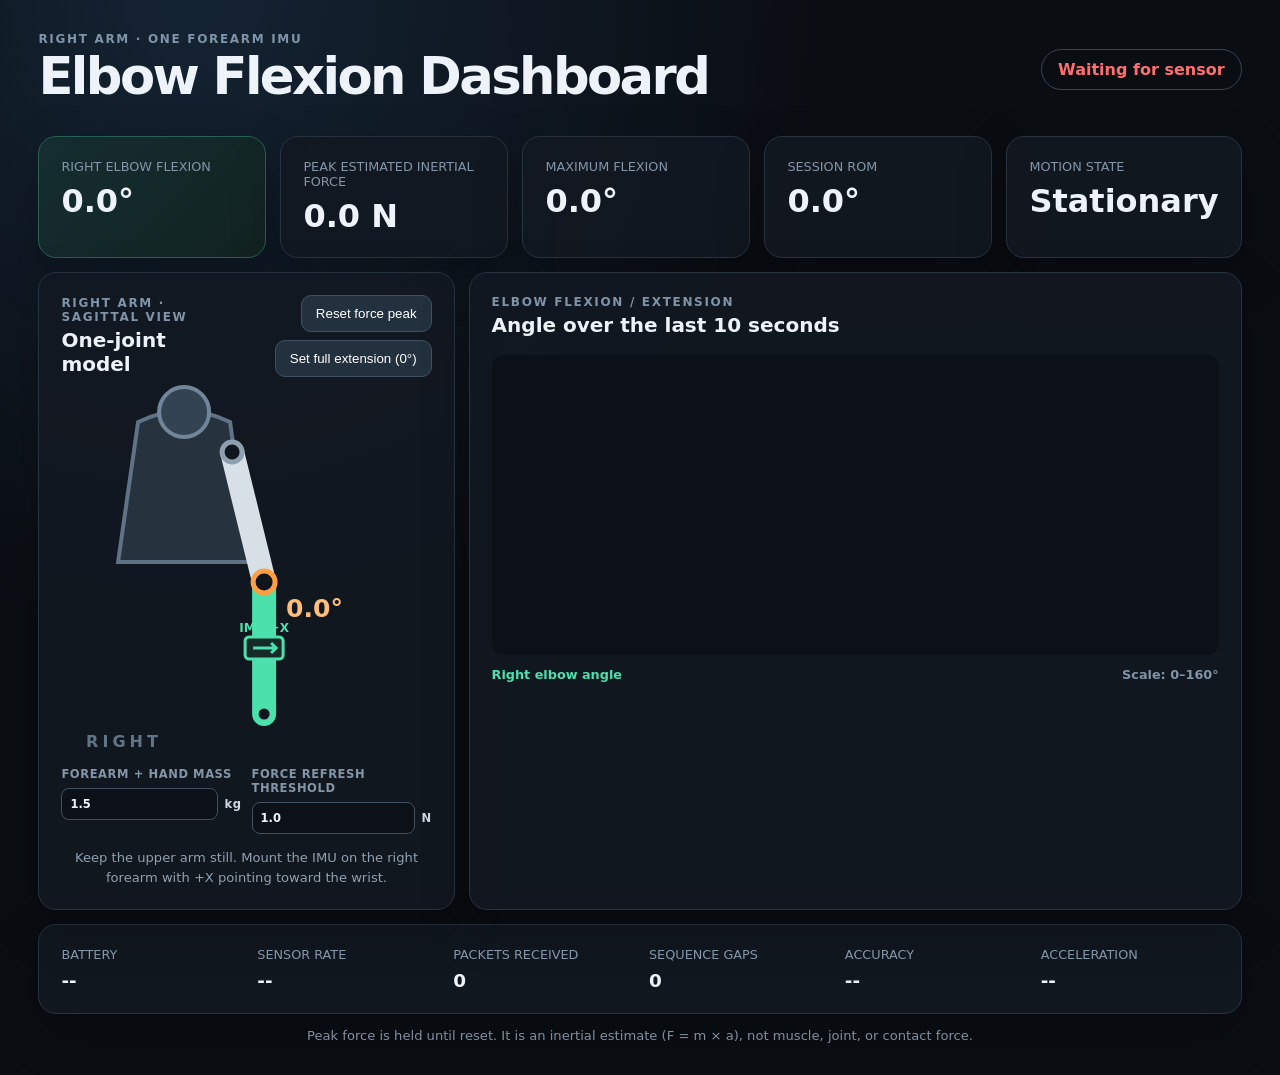
<file: pc/app/dashboards/elbow/index.html>
<!doctype html>
<html lang="en">
<head>
  <meta charset="utf-8">
  <meta name="viewport" content="width=device-width, initial-scale=1">
  <title>Kinetism Motion Dashboard</title>
  <link rel="stylesheet" href="styles.css">
</head>
<body>
  <main>
    <header>
      <div>
        <p class="eyebrow">Right arm · One forearm IMU</p>
        <h1>Elbow Flexion Dashboard</h1>
      </div>
      <span id="connection" class="status offline">Waiting for sensor</span>
    </header>

    <section class="metric-grid">
      <article class="metric accent">
        <span>Right elbow flexion</span>
        <strong><b id="elbowAngle">0.0</b>°</strong>
      </article>
      <article class="metric">
        <span>Peak estimated inertial force</span>
        <strong><b id="forceNewton">0.0</b> N</strong>
      </article>
      <article class="metric">
        <span>Maximum flexion</span>
        <strong><b id="maxFlexion">0.0</b>°</strong>
      </article>
      <article class="metric">
        <span>Session ROM</span>
        <strong><b id="rangeOfMotion">0.0</b>°</strong>
      </article>
      <article class="metric">
        <span>Motion state</span>
        <strong id="motion">Stationary</strong>
      </article>
    </section>

    <section class="content-grid">
      <article class="panel arm-panel">
        <div class="panel-title">
          <div>
            <p class="eyebrow">Right arm · Sagittal view</p>
            <h2>One-joint model</h2>
          </div>
          <div class="panel-actions">
            <button id="resetForceButton">Reset force peak</button>
            <button id="zeroButton">Set full extension (0°)</button>
          </div>
        </div>
        <div class="arm-stage">
          <svg id="armModel" viewBox="0 0 360 390" role="img" aria-label="Right arm elbow model">
            <path class="torso" d="M72 45 Q118 23 164 45 L183 185 L52 185 Z"/>
            <circle class="head" cx="118" cy="35" r="25"/>
            <line class="upper-arm limb" x1="166" y1="75" x2="198" y2="205"/>
            <line id="forearm" class="forearm limb" x1="198" y1="205" x2="198" y2="337"/>
            <circle class="joint shoulder" cx="166" cy="75" r="10"/>
            <circle class="joint elbow" cx="198" cy="205" r="11"/>
            <circle id="wrist" class="joint wrist" cx="198" cy="337" r="8"/>
            <path id="angleArc" class="angle-arc" d=""/>
            <text id="angleLabel" class="angle-label" x="220" y="240">0.0°</text>
            <text class="side-label" x="20" y="370">RIGHT</text>
            <g id="imuMarker" class="imu-marker" transform="translate(198 271)">
              <rect x="-19" y="-11" width="38" height="22" rx="4"/>
              <path d="M-11 0 H12 M7 -5 L12 0 L7 5"/>
              <text x="0" y="-16">IMU +X</text>
            </g>
          </svg>
        </div>
        <div class="force-settings">
          <label>
            Forearm + hand mass
            <span><input id="armMass" type="number" min="0.1" max="20" step="0.1" value="1.5"> kg</span>
          </label>
          <label>
            Force refresh threshold
            <span><input id="forceThreshold" type="number" min="0.1" max="100" step="0.1" value="1.0"> N</span>
          </label>
        </div>
        <p class="mount-note">Keep the upper arm still. Mount the IMU on the right forearm with +X pointing toward the wrist.</p>
      </article>

      <article class="panel">
        <p class="eyebrow">Elbow flexion / extension</p>
        <h2>Angle over the last 10 seconds</h2>
        <canvas id="chart" width="900" height="360"></canvas>
        <div class="legend">
          <span class="angle-series">Right elbow angle</span>
          <span class="chart-range">Scale: 0–160°</span>
        </div>
      </article>
    </section>

    <section class="panel diagnostics">
      <div><span>Battery</span><strong id="battery">--</strong></div>
      <div><span>Sensor rate</span><strong id="sampleRate">--</strong></div>
      <div><span>Packets received</span><strong id="packets">0</strong></div>
      <div><span>Sequence gaps</span><strong id="lost">0</strong></div>
      <div><span>Accuracy</span><strong id="accuracy">--</strong></div>
      <div><span>Acceleration</span><strong id="intensity">--</strong></div>
    </section>

    <p class="notice">Peak force is held until reset. It is an inertial estimate (F = m × a), not muscle, joint, or contact force.</p>
  </main>
  <script src="app.js"></script>
</body>
</html>
</file>
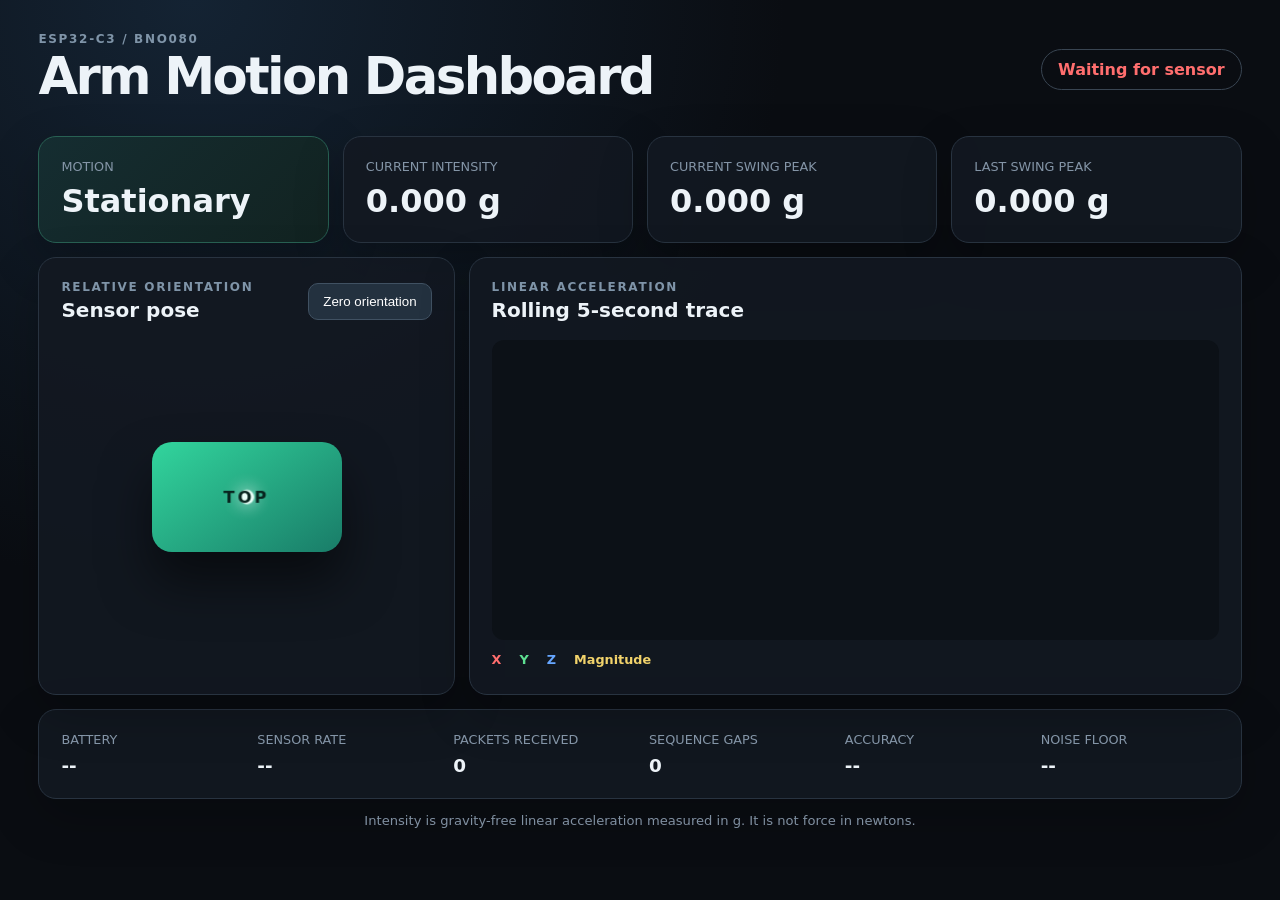
<file: pc/app/dashboards/initial-prototype/index.html>
<!doctype html>
<html lang="en">
<head>
  <meta charset="utf-8">
  <meta name="viewport" content="width=device-width, initial-scale=1">
  <title>Kinetism Initial Prototype</title>
  <link rel="stylesheet" href="styles.css">
</head>
<body>
  <main>
    <header>
      <div>
        <p class="eyebrow">ESP32-C3 / BNO080</p>
        <h1>Arm Motion Dashboard</h1>
      </div>
      <span id="connection" class="status offline">Waiting for sensor</span>
    </header>

    <section class="metric-grid">
      <article class="metric accent">
        <span>Motion</span>
        <strong id="motion">Stationary</strong>
      </article>
      <article class="metric">
        <span>Current intensity</span>
        <strong><b id="magnitude">0.000</b> g</strong>
      </article>
      <article class="metric">
        <span>Current swing peak</span>
        <strong><b id="currentPeak">0.000</b> g</strong>
      </article>
      <article class="metric">
        <span>Last swing peak</span>
        <strong><b id="lastPeak">0.000</b> g</strong>
      </article>
    </section>

    <section class="content-grid">
      <article class="panel orientation-panel">
        <div class="panel-title">
          <div>
            <p class="eyebrow">Relative orientation</p>
            <h2>Sensor pose</h2>
          </div>
          <button id="zeroButton">Zero orientation</button>
        </div>
        <div class="stage">
          <div id="sensorModel" class="sensor-model">
            <span>TOP</span>
          </div>
        </div>
      </article>

      <article class="panel">
        <p class="eyebrow">Linear acceleration</p>
        <h2>Rolling 5-second trace</h2>
        <canvas id="chart" width="900" height="360"></canvas>
        <div class="legend">
          <span class="axis-x">X</span>
          <span class="axis-y">Y</span>
          <span class="axis-z">Z</span>
          <span class="axis-m">Magnitude</span>
        </div>
      </article>
    </section>

    <section class="panel diagnostics">
      <div><span>Battery</span><strong id="battery">--</strong></div>
      <div><span>Sensor rate</span><strong id="sampleRate">--</strong></div>
      <div><span>Packets received</span><strong id="packets">0</strong></div>
      <div><span>Sequence gaps</span><strong id="lost">0</strong></div>
      <div><span>Accuracy</span><strong id="accuracy">--</strong></div>
      <div><span>Noise floor</span><strong id="noise">--</strong></div>
    </section>

    <p class="notice">Intensity is gravity-free linear acceleration measured in g. It is not force in newtons.</p>
  </main>
  <script src="app.js"></script>
</body>
</html>
</file>
<file: pc/app/dashboards/elbow/styles.css>
:root {
  color-scheme: dark;
  font-family: Inter, ui-sans-serif, system-ui, sans-serif;
  background: #0a0d12;
  color: #edf3f8;
}

* { box-sizing: border-box; }
body { margin: 0; min-height: 100vh; background: radial-gradient(circle at 15% 0%, #142333, #0a0d12 42%); }
main { width: min(1400px, 94vw); margin: 0 auto; padding: 32px 0; }
header, .panel-title { display: flex; align-items: center; justify-content: space-between; gap: 20px; }
h1, h2, p { margin: 0; }
h1 { font-size: clamp(2rem, 4vw, 4rem); letter-spacing: -0.05em; }
h2 { font-size: 1.25rem; margin-top: 4px; }
.eyebrow { color: #7f94a8; font-size: .75rem; font-weight: 700; letter-spacing: .14em; text-transform: uppercase; }
.status { border: 1px solid #394552; border-radius: 999px; padding: 10px 16px; font-weight: 700; }
.status.online { border-color: #38d996; color: #38d996; }
.status.offline { color: #ff6e6e; }
.metric-grid { display: grid; grid-template-columns: repeat(5, 1fr); gap: 14px; margin: 30px 0 14px; }
.metric, .panel { background: rgba(19, 25, 33, .88); border: 1px solid #283340; border-radius: 18px; padding: 22px; box-shadow: 0 18px 50px rgba(0,0,0,.22); }
.metric span, .diagnostics span { color: #8495a7; display: block; font-size: .8rem; margin-bottom: 8px; text-transform: uppercase; }
.metric strong { font-size: clamp(1.4rem, 2.5vw, 2.4rem); }
.metric.accent { background: linear-gradient(135deg, #152d31, #122321); border-color: #286153; }
.metric.moving { background: linear-gradient(135deg, #3b2511, #26190e); border-color: #e8953f; }
.content-grid { display: grid; grid-template-columns: minmax(320px, .7fr) minmax(520px, 1.3fr); gap: 14px; }
.arm-stage { min-height: 390px; display: grid; place-items: center; }
#armModel { width: min(100%, 390px); height: 390px; overflow: visible; }
.torso { fill: #26323e; stroke: #607386; stroke-width: 4; }
.head { fill: #344351; stroke: #71869a; stroke-width: 4; }
.limb { stroke: #d8e0e7; stroke-width: 24; stroke-linecap: round; }
.forearm { stroke: #4ce0ad; transition: x2 70ms linear, y2 70ms linear; }
.joint { fill: #10161d; stroke-width: 5; }
.shoulder { stroke: #8ea0af; }
.elbow { stroke: #ff9f43; }
.wrist { stroke: #4ce0ad; transition: cx 70ms linear, cy 70ms linear; }
.angle-arc { fill: none; stroke: #ff9f43; stroke-width: 5; }
.angle-label { fill: #ffbd7a; font-size: 25px; font-weight: 800; }
.side-label { fill: #627588; font-size: 16px; font-weight: 800; letter-spacing: .25em; }
.imu-marker rect { fill: #162b27; stroke: #4ce0ad; stroke-width: 3; }
.imu-marker path { fill: none; stroke: #4ce0ad; stroke-width: 3; }
.imu-marker text { fill: #4ce0ad; font-size: 12px; font-weight: 800; text-anchor: middle; }
.mount-note { color: #8fa0b0; font-size: .82rem; line-height: 1.5; text-align: center; }
.force-settings { display: grid; grid-template-columns: 1fr 1fr; gap: 10px; margin: 0 0 14px; }
.force-settings label { color: #8495a7; font-size: .72rem; font-weight: 700; letter-spacing: .05em; text-transform: uppercase; }
.force-settings label span { align-items: center; color: #cdd8e2; display: flex; gap: 6px; margin-top: 7px; text-transform: none; }
.force-settings input { background: #0c1117; border: 1px solid #405162; border-radius: 8px; color: #edf3f8; font: inherit; padding: 8px; width: 100%; }
button { appearance: none; background: #23313f; color: white; border: 1px solid #405162; border-radius: 10px; padding: 10px 14px; cursor: pointer; }
button:hover { background: #2e4255; }
.panel-actions { display: flex; flex-wrap: wrap; gap: 8px; justify-content: flex-end; }
canvas { display: block; width: 100%; height: 300px; margin-top: 18px; background: #0c1117; border-radius: 12px; }
.legend { display: flex; gap: 18px; margin-top: 12px; font-size: .8rem; font-weight: 800; }
.angle-series { color: #4ce0ad; }
.chart-range { color: #7f94a8; margin-left: auto; }
.diagnostics { display: grid; grid-template-columns: repeat(6, 1fr); gap: 18px; margin-top: 14px; }
.diagnostics strong { font-size: 1.15rem; }
.notice { color: #8090a1; font-size: .82rem; margin-top: 14px; text-align: center; }
@media (max-width: 900px) {
  .metric-grid { grid-template-columns: repeat(2, 1fr); }
  .content-grid { grid-template-columns: 1fr; }
  .diagnostics { grid-template-columns: repeat(3, 1fr); }
}
@media (max-width: 560px) {
  header { align-items: flex-start; flex-direction: column; }
  .metric-grid, .diagnostics { grid-template-columns: 1fr 1fr; }
  .force-settings { grid-template-columns: 1fr; }
  .panel-title { align-items: flex-start; flex-direction: column; }
  .panel-actions { justify-content: flex-start; }
}
</file>
<file: pc/app/dashboards/initial-prototype/styles.css>
:root {
  color-scheme: dark;
  font-family: Inter, ui-sans-serif, system-ui, sans-serif;
  background: #0a0d12;
  color: #edf3f8;
}

* { box-sizing: border-box; }
body { margin: 0; min-height: 100vh; background: radial-gradient(circle at 15% 0%, #142333, #0a0d12 42%); }
main { width: min(1400px, 94vw); margin: 0 auto; padding: 32px 0; }
header, .panel-title { display: flex; align-items: center; justify-content: space-between; gap: 20px; }
h1, h2, p { margin: 0; }
h1 { font-size: clamp(2rem, 4vw, 4rem); letter-spacing: -0.05em; }
h2 { font-size: 1.25rem; margin-top: 4px; }
.eyebrow { color: #7f94a8; font-size: .75rem; font-weight: 700; letter-spacing: .14em; text-transform: uppercase; }
.status { border: 1px solid #394552; border-radius: 999px; padding: 10px 16px; font-weight: 700; }
.status.online { border-color: #38d996; color: #38d996; }
.status.offline { color: #ff6e6e; }
.metric-grid { display: grid; grid-template-columns: repeat(4, 1fr); gap: 14px; margin: 30px 0 14px; }
.metric, .panel { background: rgba(19, 25, 33, .88); border: 1px solid #283340; border-radius: 18px; padding: 22px; box-shadow: 0 18px 50px rgba(0,0,0,.22); }
.metric span, .diagnostics span { color: #8495a7; display: block; font-size: .8rem; margin-bottom: 8px; text-transform: uppercase; }
.metric strong { font-size: clamp(1.4rem, 2.5vw, 2.4rem); }
.metric.accent { background: linear-gradient(135deg, #152d31, #122321); border-color: #286153; }
.metric.moving { background: linear-gradient(135deg, #3b2511, #26190e); border-color: #e8953f; }
.content-grid { display: grid; grid-template-columns: minmax(320px, .7fr) minmax(520px, 1.3fr); gap: 14px; }
.stage { min-height: 350px; display: grid; place-items: center; perspective: 800px; }
.sensor-model { width: 190px; height: 110px; border-radius: 20px; background: linear-gradient(145deg, #32d59d, #197c68); box-shadow: 0 30px 50px rgba(0,0,0,.5); display: grid; place-items: center; transform-style: preserve-3d; transition: transform 70ms linear; }
.sensor-model::after { content: ""; width: 14px; height: 14px; border-radius: 50%; background: #eafff8; position: absolute; transform: translateZ(18px); box-shadow: 0 0 18px #fff; }
.sensor-model span { color: #08241e; font-weight: 900; letter-spacing: .18em; transform: translateZ(20px); }
button { appearance: none; background: #23313f; color: white; border: 1px solid #405162; border-radius: 10px; padding: 10px 14px; cursor: pointer; }
button:hover { background: #2e4255; }
canvas { display: block; width: 100%; height: 300px; margin-top: 18px; background: #0c1117; border-radius: 12px; }
.legend { display: flex; gap: 18px; margin-top: 12px; font-size: .8rem; font-weight: 800; }
.axis-x { color: #ff6e6e; } .axis-y { color: #5ee092; } .axis-z { color: #66a6ff; } .axis-m { color: #f2d36b; }
.diagnostics { display: grid; grid-template-columns: repeat(6, 1fr); gap: 18px; margin-top: 14px; }
.diagnostics strong { font-size: 1.15rem; }
.notice { color: #8090a1; font-size: .82rem; margin-top: 14px; text-align: center; }
@media (max-width: 900px) {
  .metric-grid { grid-template-columns: repeat(2, 1fr); }
  .content-grid { grid-template-columns: 1fr; }
  .diagnostics { grid-template-columns: repeat(3, 1fr); }
}
@media (max-width: 560px) {
  header { align-items: flex-start; flex-direction: column; }
  .metric-grid, .diagnostics { grid-template-columns: 1fr 1fr; }
}
</file>
